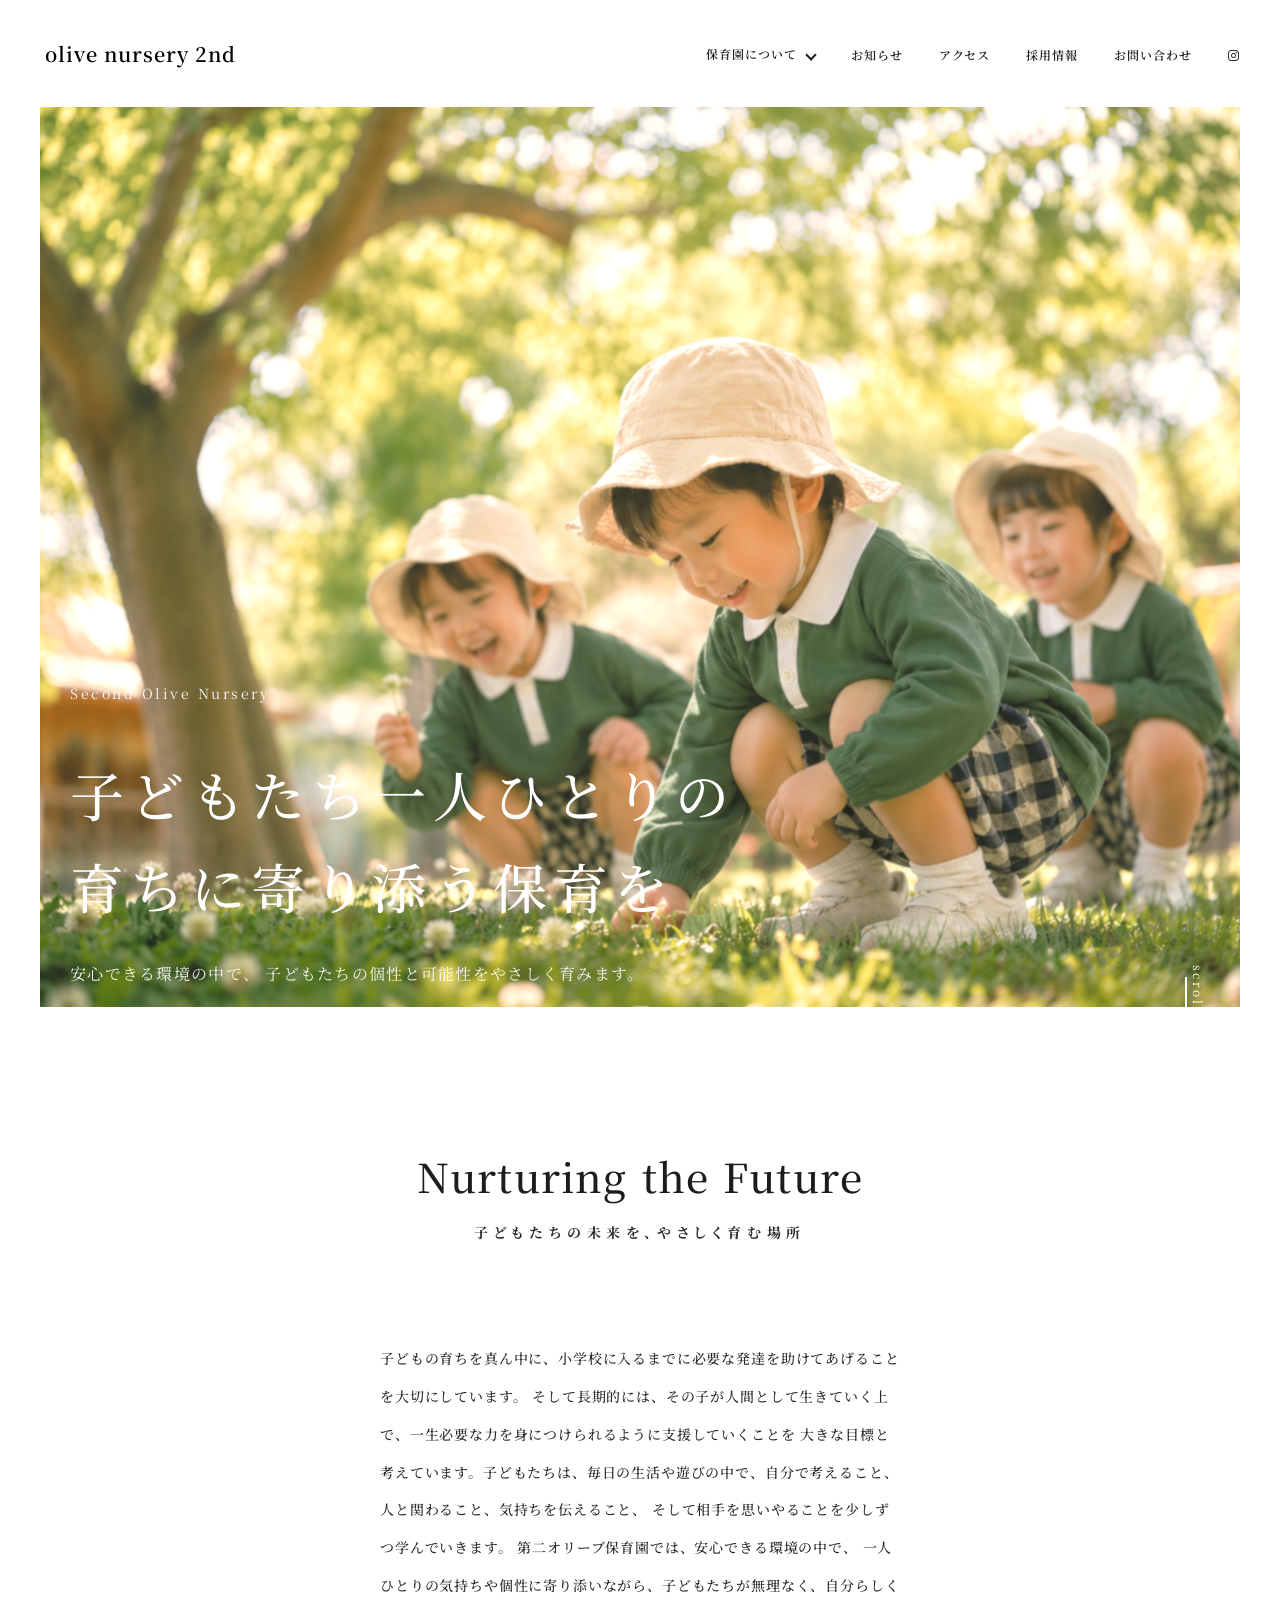
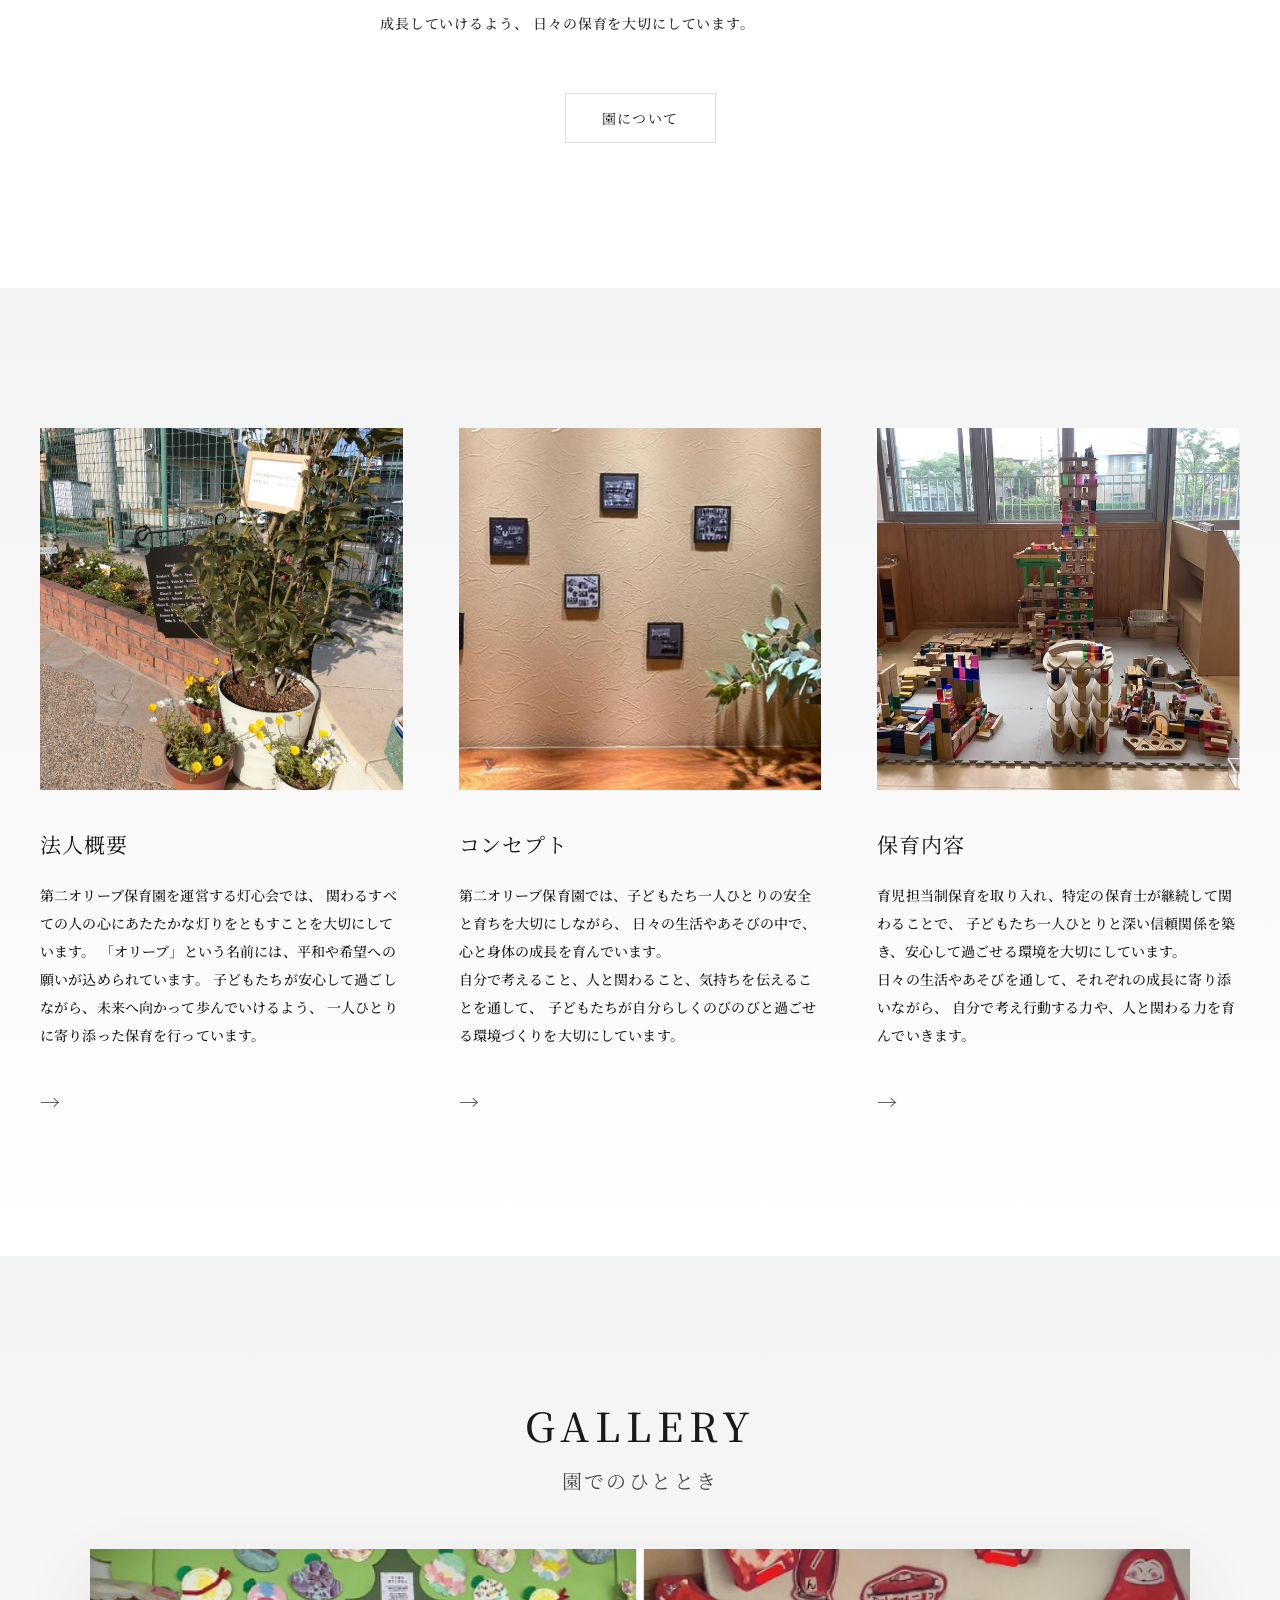
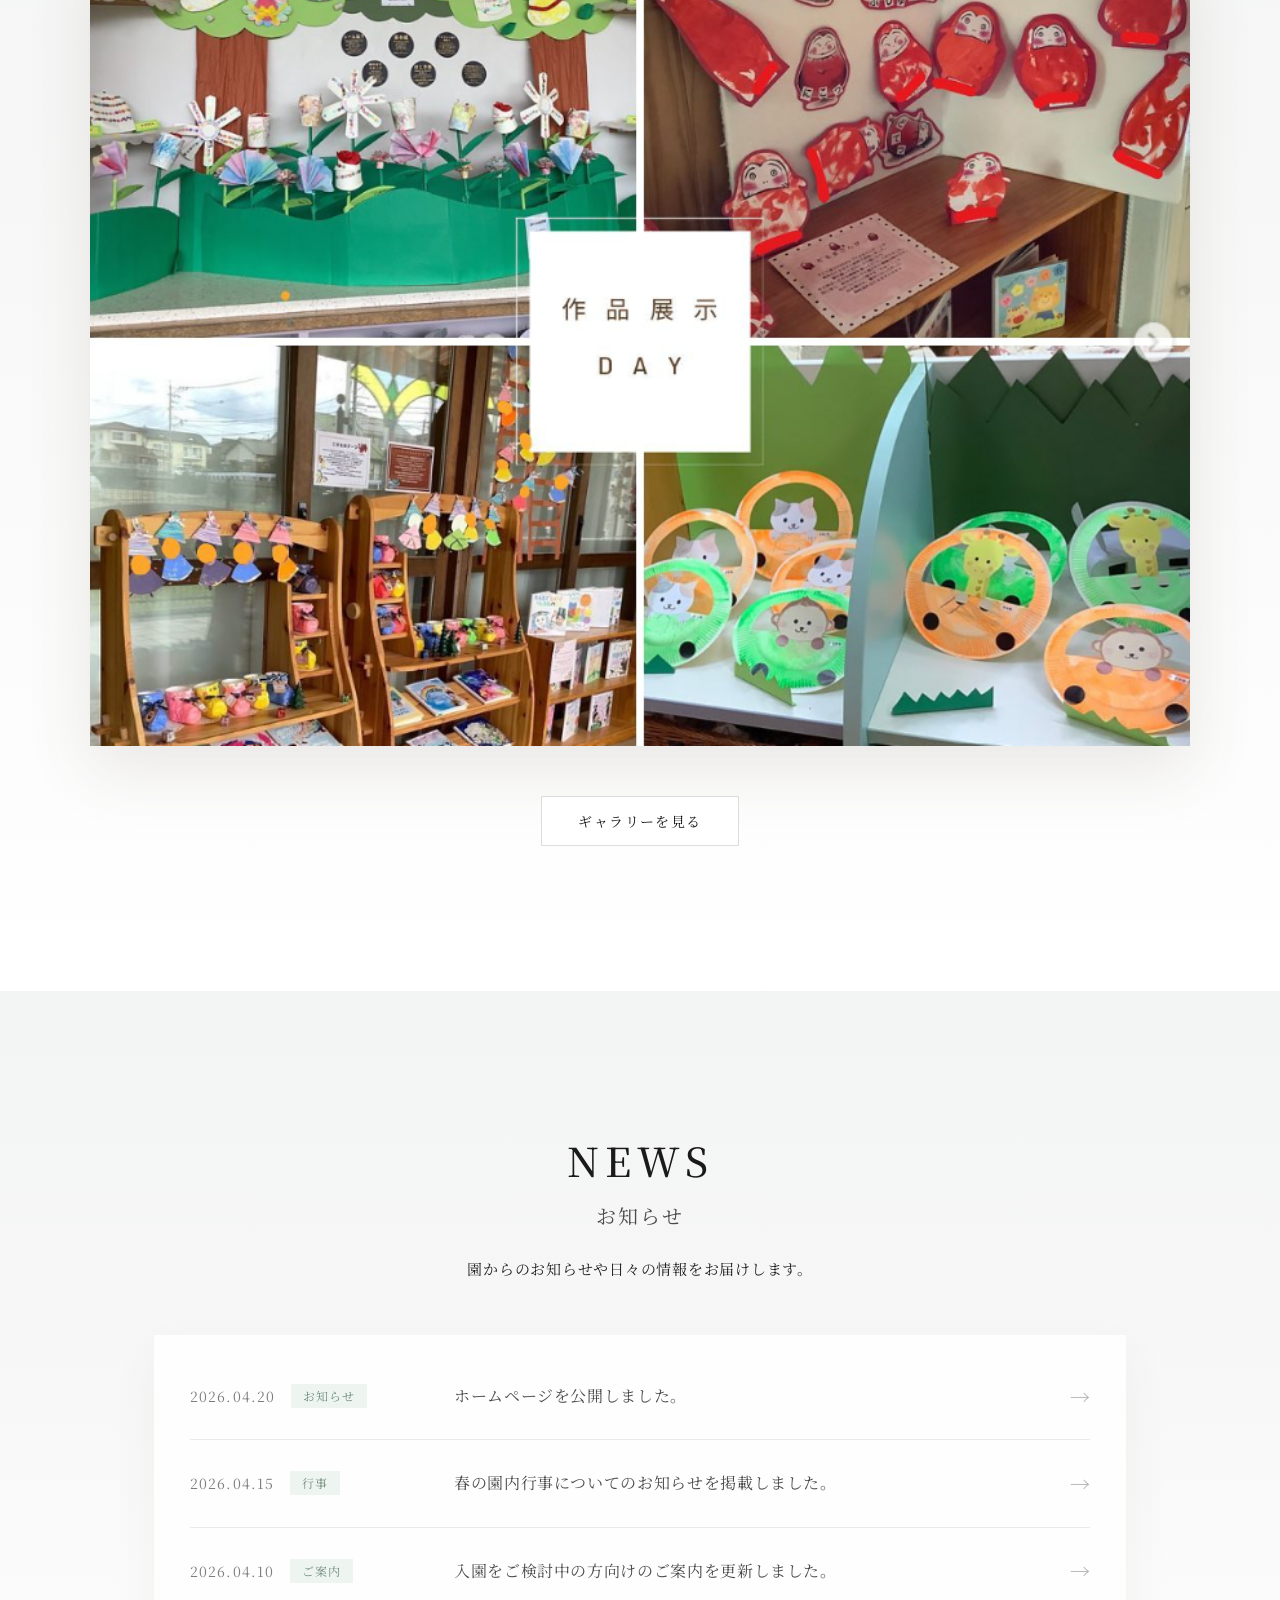
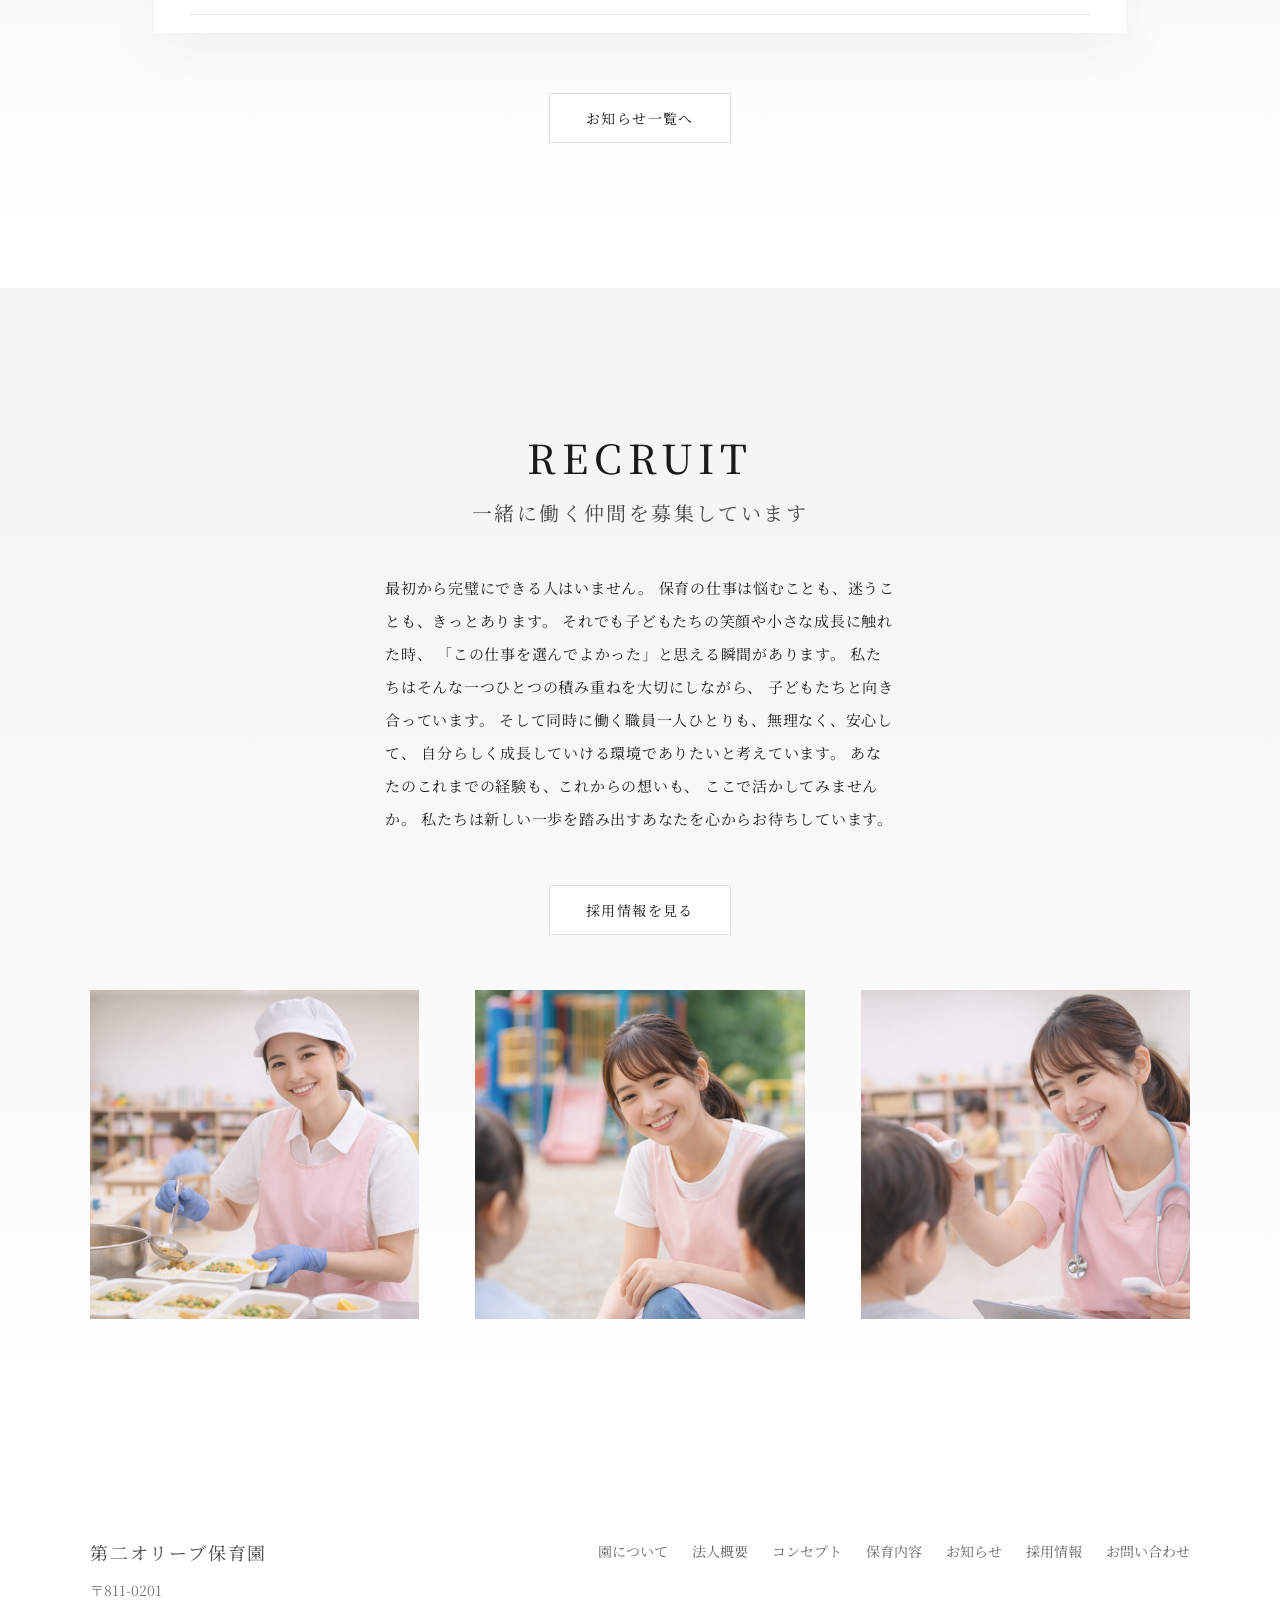
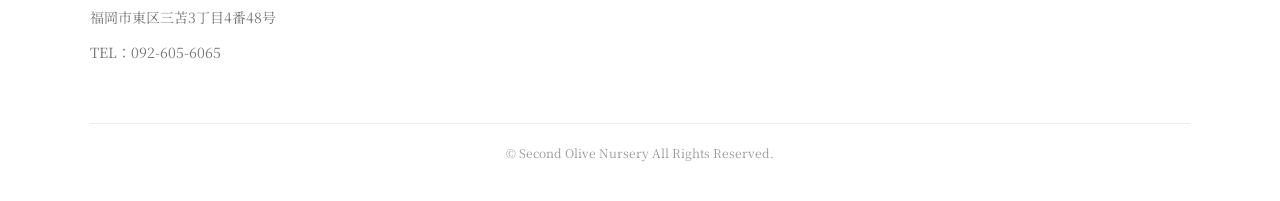
<file: index.html>
<!DOCTYPE html>
<html lang="ja">
<head>
  <meta charset="UTF-8">
  <meta name="viewport" content="width=device-width, initial-scale=1.0">
  <title>Second Olive Nursery | 子どもたちの未来を育む保育園</title>
  <meta name="description" content="Second Olive Nurseryは、子ども一人ひとりの個性を大切にし、安心できる環境で成長を支える保育園です。">
  <link rel="stylesheet" href="stylesheet.css">
  <link rel="stylesheet" href="responsive.css">
  <link href="https://fonts.googleapis.com/css2?family=Noto+Serif+JP:wght@400;500;600&display=swap" rel="stylesheet">
  <link rel="stylesheet" href="https://cdnjs.cloudflare.com/ajax/libs/font-awesome/6.5.2/css/all.min.css">
  <script async src="https://www.googletagmanager.com/gtag/js?id=G-06NSMRG1YZ"></script>
  <script>
    window.dataLayer = window.dataLayer || [];
    function gtag(){dataLayer.push(arguments);}
    gtag('js', new Date());
    gtag('config', 'G-06NSMRG1YZ');
  </script>
</head>
<body>
  <div id="opening">
    <div class="opening-inner">
      <h1 class="opening-title">第二オリーブ保育園</h1>
      <img src="images/pigeon_up01.png" id="pigeon" alt="鳩">
    </div>
  </div>
    <!-- header -->
    <header class="header header-test">
      <div class="header-inner">
        <!-- ロゴ -->
        <a href="index.html" class="header-logo">
          <span>olive nursery 2nd</span>
        </a>
        <!-- PCナビ -->
        <nav class="header-nav">
          <ul class="nav-list">
            <li class="has-dropdown">
              <a href="#about">
                保育園について
                <span class="dropdown-icon"></span>
              </a>
              <ul class="dropdown-menu">
                <li><a href="company/index.html">法人概要</a></li>
                <li><a href="concept.html">コンセプト</a></li>
                <li><a href="service.html">保育内容</a></li>
              </ul>
            </li>
            <li><a href="#service">お知らせ</a></li>
            <li><a href="#news">アクセス</a></li>
            <li><a href="#access">採用情報</a></li>
            <li><a href="#contact">お問い合わせ</a></li>
            <li class="nav-instagram">
              <a href="https://www.instagram.com/アカウント名/" target="_blank" aria-label="Instagram">
                <i class="fa-brands fa-instagram"></i>
              </a>
            </li>
          </ul>
        </nav>
        <!-- ハンバーガー -->
        <button class="hamburger" aria-label="メニューを開く">
          <span></span>
          <span></span>
          <span></span>
        </button>
      </div>
      <!-- SPメニュー -->
      <nav class="sp-nav">
        <ul class="sp-nav-list">
          <li><a href="#about">園について</a></li>
          <li><a href="#service">保育内容</a></li>
          <li><a href="#news">お知らせ</a></li>
          <li><a href="#access">アクセス</a></li>
          <li><a href="#contact">お問い合わせ</a></li>
        </ul>
      </nav>
    </header>
    <div class="main-wrapper">
      <main>
        <!-- hero -->
        <section class="hero">
          <div class="hero-overlay"></div>
          <div class="hero-inner container">
            <div class="hero-text">
              <p class="hero-subtitle">Second Olive Nursery</p>
              <h1 class="hero-title">
                子どもたち一人ひとりの<br>
                育ちに寄り添う保育を
              </h1>
              <p class="hero-description">
                安心できる環境の中で、
                子どもたちの個性と可能性をやさしく育みます。
              </p>
            </div>
            <div class="hero-scroll">
              <span>scroll</span>
            </div>
          </div>
        </section>
        <!-- intro -->
        <section class="intro">
          <div class="container">
            <h1 class="intro-en intro-split">
              <span style="--i:1">N</span>
              <span style="--i:2">u</span>
              <span style="--i:3">r</span>
              <span style="--i:4">t</span>
              <span style="--i:5">u</span>
              <span style="--i:6">r</span>
              <span style="--i:7">i</span>
              <span style="--i:8">n</span>
              <span style="--i:9">g</span>
              <span class="space"></span>
              <span style="--i:10">t</span>
              <span style="--i:11">h</span>
              <span style="--i:12">e</span>
              <span class="space"></span>
              <span style="--i:13">F</span>
              <span style="--i:14">u</span>
              <span style="--i:15">t</span>
              <span style="--i:16">u</span>
              <span style="--i:17">r</span>
              <span style="--i:18">e</span>
            </h1>
            <h2 class="intro-title">
              子どもたちの未来を、やさしく育む場所
            </h2>
            <p class="intro-lead">
              子どもの育ちを真ん中に、小学校に入るまでに必要な発達を助けてあげることを大切にしています。
              そして長期的には、その子が人間として生きていく上で、一生必要な力を身につけられるように支援していくことを
              大きな目標と考えています。子どもたちは、毎日の生活や遊びの中で、自分で考えること、人と関わること、気持ちを伝えること、
              そして相手を思いやることを少しずつ学んでいきます。 第二オリーブ保育園では、安心できる環境の中で、
              一人ひとりの気持ちや個性に寄り添いながら、子どもたちが無理なく、自分らしく成長していけるよう、
              日々の保育を大切にしています。
            </p>
            <div class="btn-wrapper">
              <a href="#about" class="btn btn-primary">
                <span>園について</span>
              </a>
            </div>  
          </div>
        </section>
        <!-- page-links -->
        <section class="page-links" id="about">
          <div class="container">
            <div class="page-links-grid">
              <a href="company/index.html" class="page-item">
                <img src="images/gaiyou.png" alt="法人概要">
                <h3 class="page-title">法人概要</h3>
                <p class="page-text">
                  第二オリーブ保育園を運営する灯心会では、
                  関わるすべての人の心にあたたかな灯りをともすことを大切にしています。
                  「オリーブ」という名前には、平和や希望への願いが込められています。
                  子どもたちが安心して過ごしながら、未来へ向かって歩んでいけるよう、
                  一人ひとりに寄り添った保育を行っています。
                </p>
                <span class="page-arrow">→</span>
              </a>
              <a href="concept.html" class="page-item">
                <img src="images/konsept.png" alt="コンセプト">
                <h3 class="page-title">コンセプト</h3>
                <p class="page-text">
                  第二オリーブ保育園では、子どもたち一人ひとりの安全と育ちを大切にしながら、
                  日々の生活やあそびの中で、心と身体の成長を育んでいます。<br>
                  自分で考えること、人と関わること、気持ちを伝えることを通して、
                  子どもたちが自分らしくのびのびと過ごせる環境づくりを大切にしています。
                </p>
                <span class="page-arrow">→</span>
              </a>
              <a href="service.html" class="page-item">
                <img src="images/hoikunaiyou.png" alt="保育内容">
                <h3 class="page-title">保育内容</h3>
                <p class="page-text">
                  育児担当制保育を取り入れ、特定の保育士が継続して関わることで、
                  子どもたち一人ひとりと深い信頼関係を築き、安心して過ごせる環境を大切にしています。<br>
                  日々の生活やあそびを通して、それぞれの成長に寄り添いながら、
                  自分で考え行動する力や、人と関わる力を育んでいきます。
                </p>
                <span class="page-arrow">→</span>
              </a>
            </div>
          </div>
        </section>
        <!-- gallery -->
        <section class="gallery">
          <div class="container">
            <div class="gallery-head">
              <p class="section-en">GALLERY</p>
              <h2 class="section-title">園でのひととき</h2>
            </div>
            <div class="gallery-single">
              <img src="images/gallery.png" alt="園で遊ぶ子どもたちの様子">
            </div>
            <div class="gallery-btn">
              <a href="gallery.html" class="btn btn-primary">
                <span>ギャラリーを見る</span>
              </a>
            </div>
          </div>
        </section>
        <!-- news -->
        <section class="news">
          <div class="container">
            <div class="news-head">
              <p class="section-en">NEWS</p>
              <h2 class="section-title">お知らせ</h2>
              <p class="news-lead">
                園からのお知らせや日々の情報をお届けします。
              </p>
            </div>
            <div class="news-list">
              <a href="news-detail.html" class="news-item">
                <div class="news-meta">
                  <time datetime="2026-04-20" class="news-date">2026.04.20</time>
                  <span class="news-category">お知らせ</span>
                </div>
                <p class="news-text">ホームページを公開しました。</p>
                <span class="news-arrow">→</span>
              </a>
              <a href="news-detail.html" class="news-item">
                <div class="news-meta">
                  <time datetime="2026-04-15" class="news-date">2026.04.15</time>
                  <span class="news-category">行事</span>
                </div>
                <p class="news-text">春の園内行事についてのお知らせを掲載しました。</p>
                <span class="news-arrow">→</span>
              </a>
              <a href="news-detail.html" class="news-item">
                <div class="news-meta">
                  <time datetime="2026-04-10" class="news-date">2026.04.10</time>
                  <span class="news-category">ご案内</span>
                </div>
                <p class="news-text">入園をご検討中の方向けのご案内を更新しました。</p>
                <span class="news-arrow">→</span>
              </a>
            </div>
            <div class="news-btn">
              <a href="news.html" class="btn btn-primary">
                <span>お知らせ一覧へ</span>
              </a>
            </div>
          </div>
        </section>
        <!-- recruit -->
        <section class="recruit">
          <div class="container">
            <div class="recruit-head">
              <p class="section-en">RECRUIT</p>
              <h2 class="section-title">一緒に働く仲間を募集しています</h2>
            </div>
            <p class="recruit-text">
              最初から完璧にできる人はいません。
              保育の仕事は悩むことも、迷うことも、きっとあります。
              それでも子どもたちの笑顔や小さな成長に触れた時、
             「この仕事を選んでよかった」と思える瞬間があります。
              私たちはそんな一つひとつの積み重ねを大切にしながら、
              子どもたちと向き合っています。
              そして同時に働く職員一人ひとりも、無理なく、安心して、
              自分らしく成長していける環境でありたいと考えています。
              あなたのこれまでの経験も、これからの想いも、
              ここで活かしてみませんか。
              私たちは新しい一歩を踏み出すあなたを心からお待ちしています。
            </p>
            <div class="recruit-btn">
              <a href="recruit.html" class="btn btn-primary">
                <span>採用情報を見る</span>
              </a>
            </div>
            <div class="recruit-images">
              <img src="images/tyourisi.png" alt="園の様子">
              <img src="images/hoikusi.png" alt="保育の様子">
              <img src="images/kanngosi.png" alt="職員の様子">
            </div>
          </div>
        </section>
      </main>
    </div>



    <!-- footer -->
    <a href="#" class="page-top" aria-label="ページ上部へ戻る">↑</a>
    <!-- footer -->
    <footer class="footer">
      <div class="container footer-inner">
        <div class="footer-top">
          <div class="footer-info">
            <p class="footer-name">第二オリーブ保育園</p>
            <p class="footer-address">
              〒811-0201<br>
              福岡市東区三苫3丁目4番48号
            </p>
            <p class="footer-tel">
              TEL：092-605-6065
            </p>
          </div>
          <nav class="footer-nav">
            <ul>
              <li><a href="#about">園について</a></li>
              <li><a href="company/index.html">法人概要</a></li>
              <li><a href="concept.html">コンセプト</a></li>
              <li><a href="service.html">保育内容</a></li>
              <li><a href="news.html">お知らせ</a></li>
              <li><a href="recruit.html">採用情報</a></li>
              <li><a href="contact.html">お問い合わせ</a></li>
            </ul>
          </nav>
        </div>
        <div class="footer-bottom">
          <p class="copyright">
            © Second Olive Nursery All Rights Reserved.
          </p>
        </div>
      </div>
    </footer>
    <script src="script.js"></script>
</body>
</html>
</file>
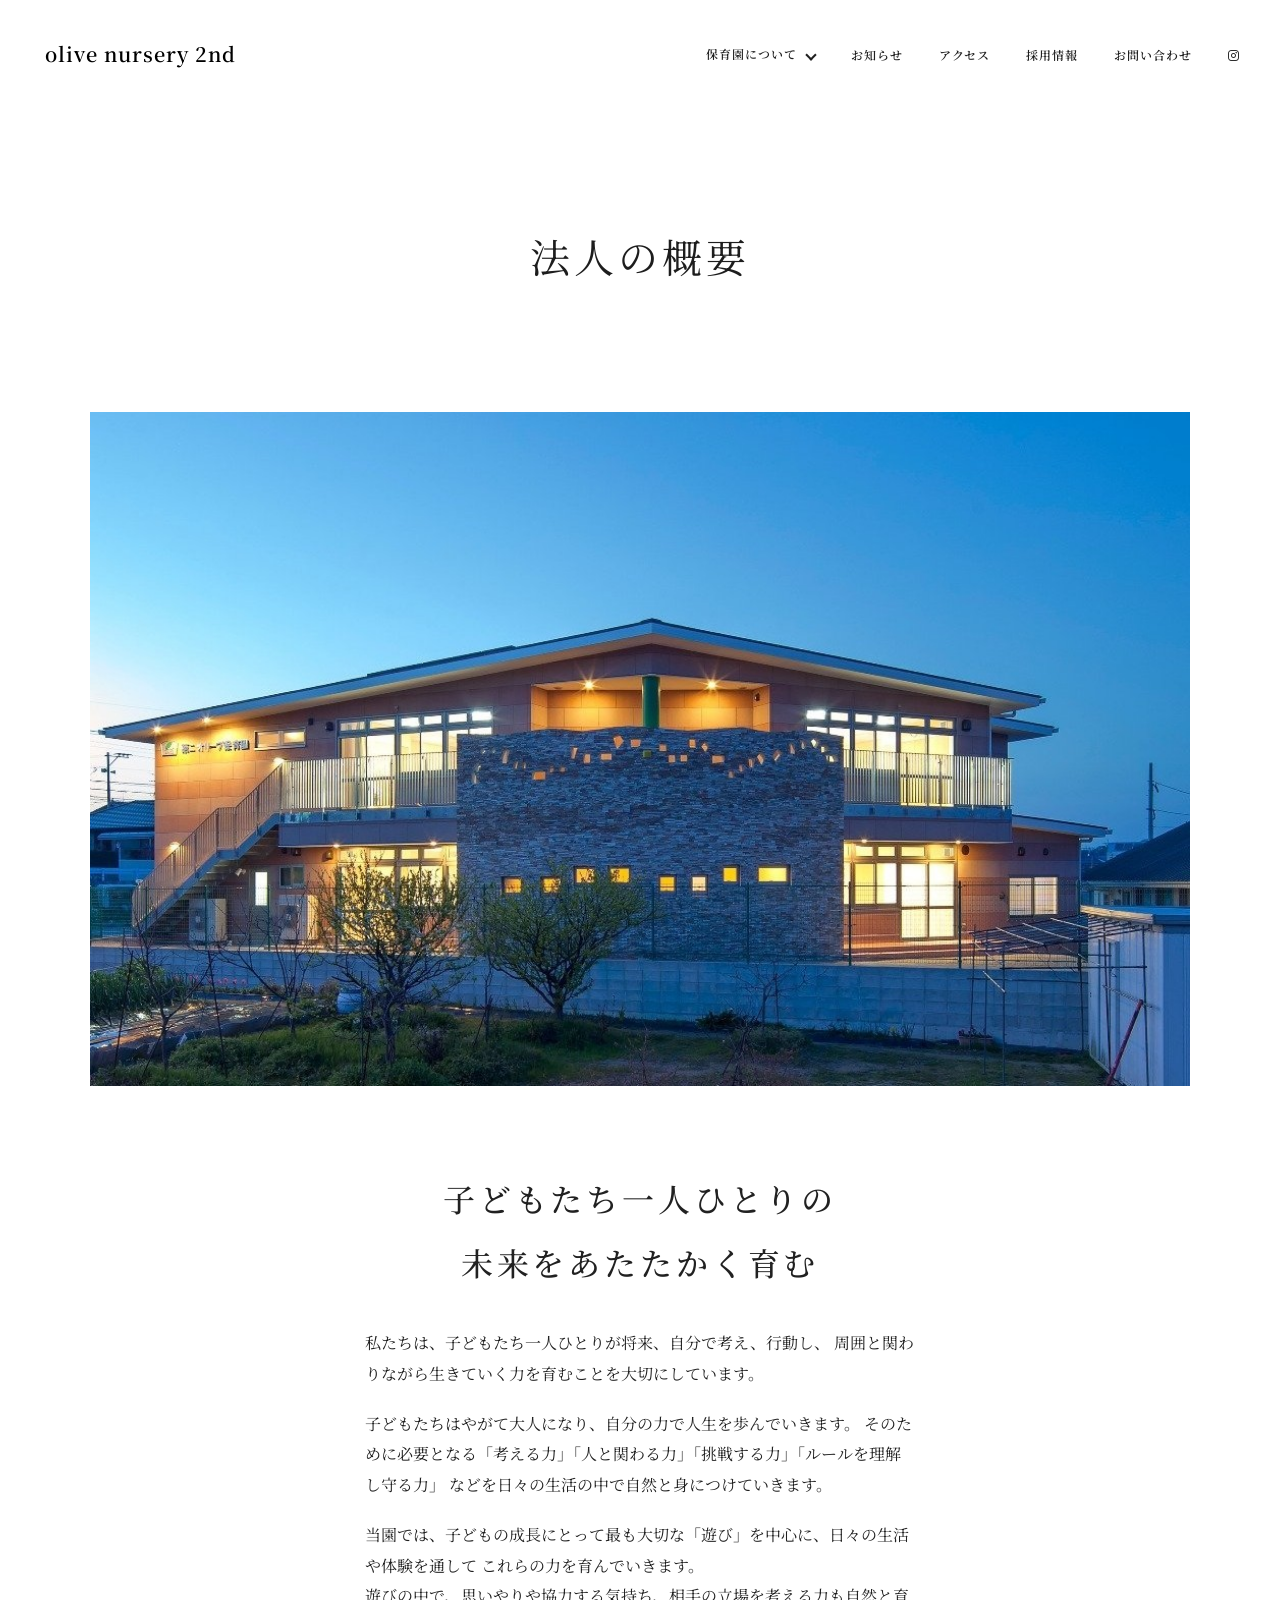
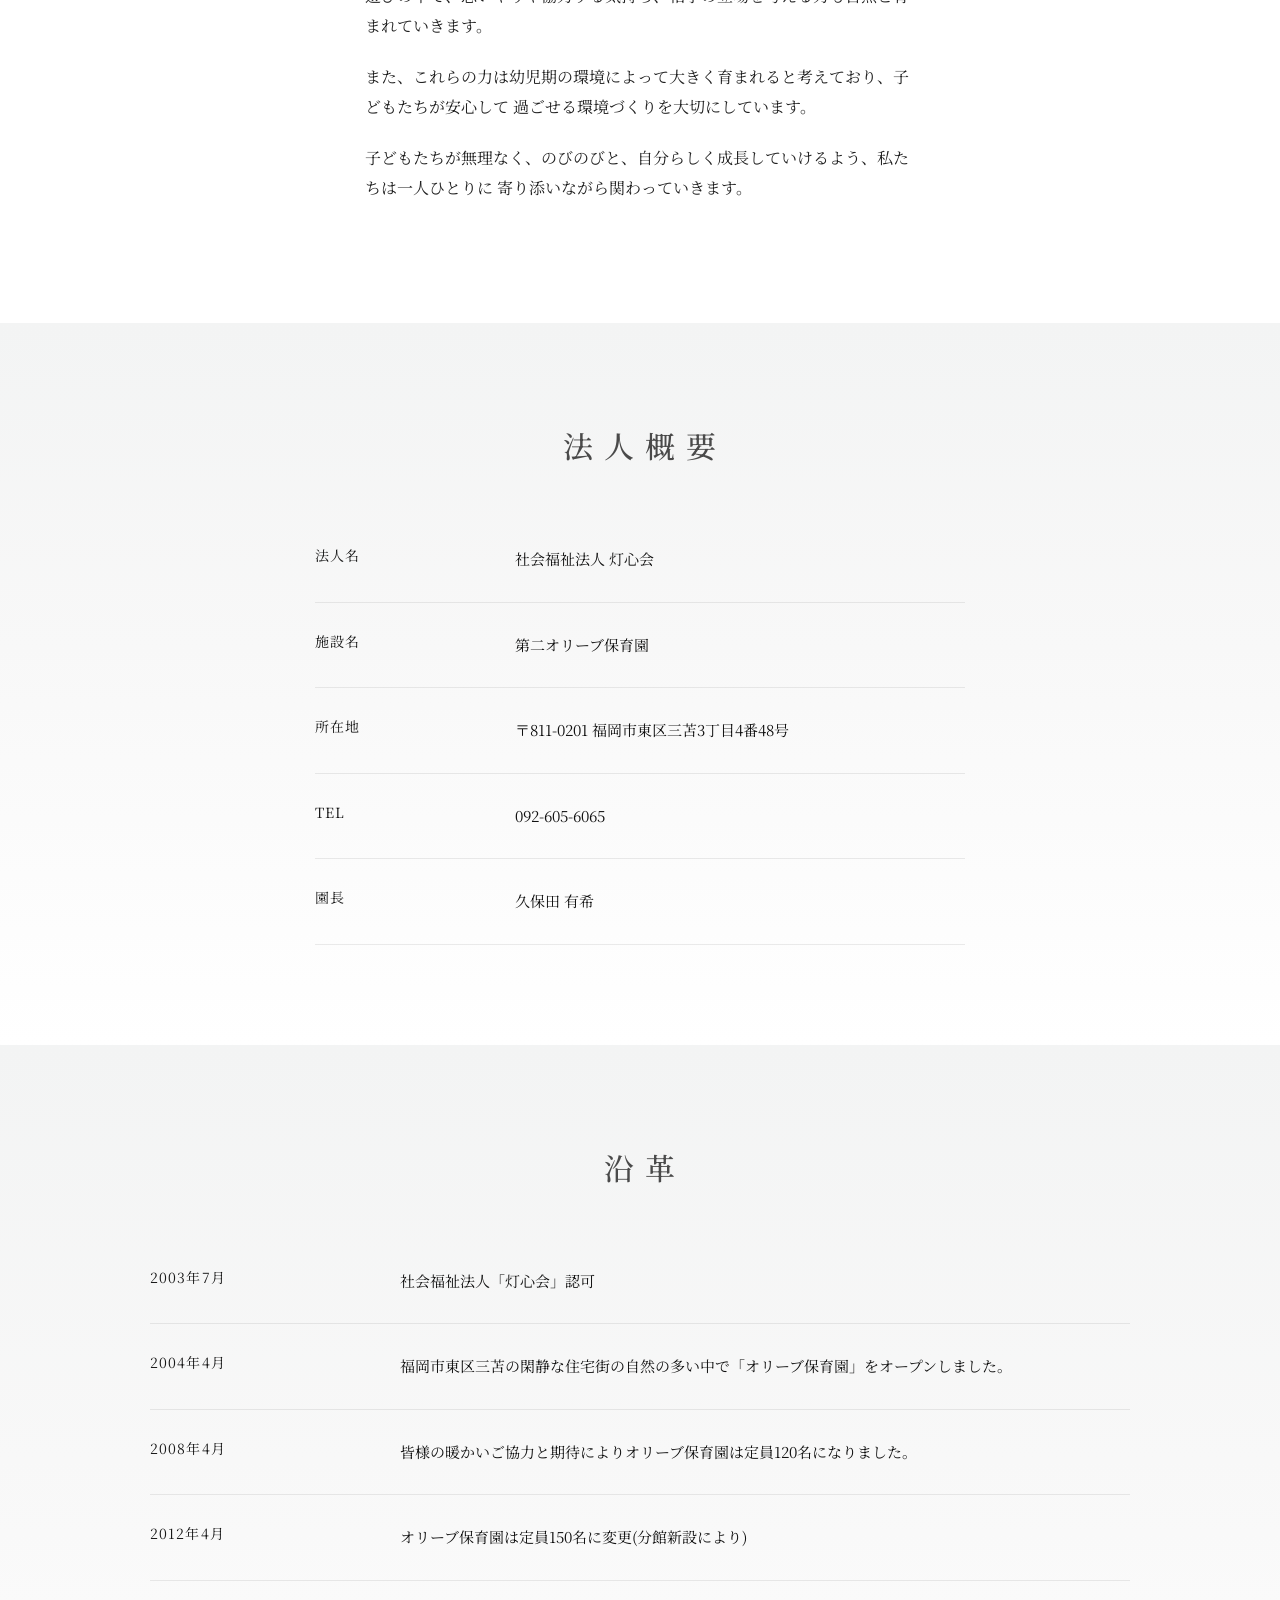
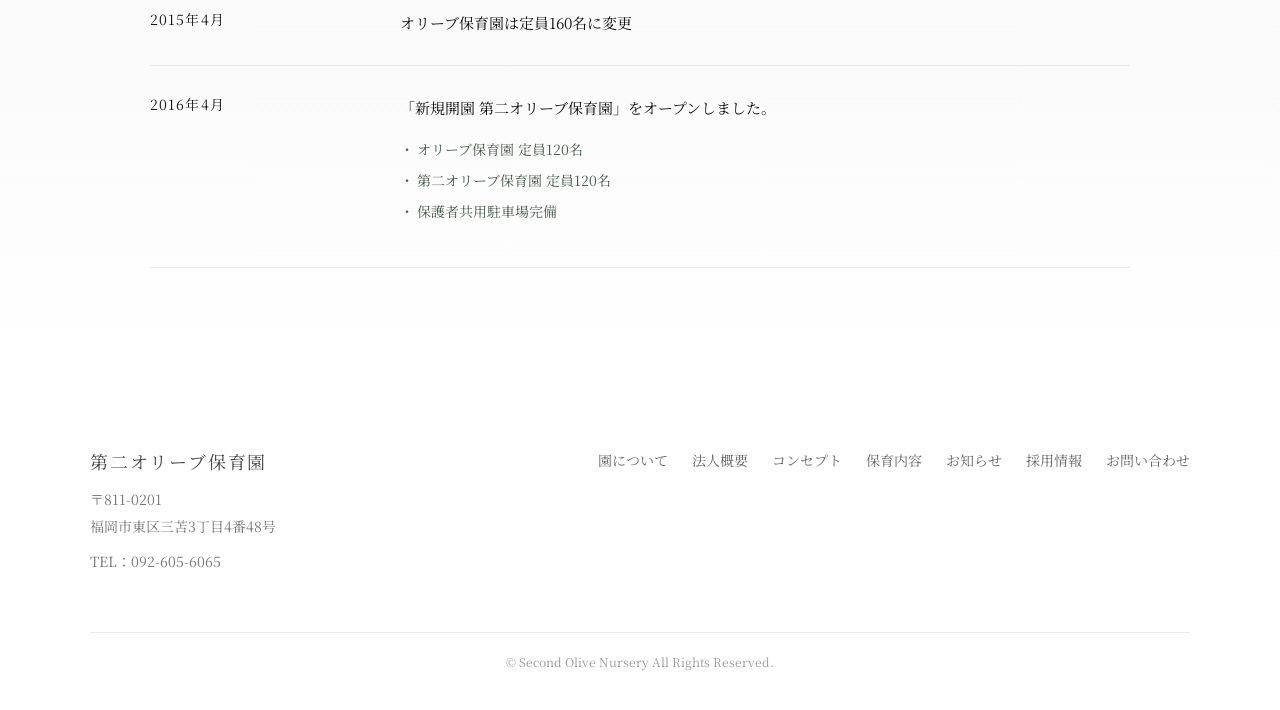
<file: company/index.html>
<!DOCTYPE html>
<html lang="ja">
<head>
  <meta charset="UTF-8">
  <meta name="viewport" content="width=device-width, initial-scale=1.0">
  <title>Second Olive Nursery | 子どもたちの未来を育む保育園</title>
  <meta name="description" content="Second Olive Nurseryは、子ども一人ひとりの個性を大切にし、安心できる環境で成長を支える保育園です。">
  <link rel="stylesheet" href="stylesheet.css">
  <link rel="stylesheet" href="responsive.css">
  <link href="https://fonts.googleapis.com/css2?family=Noto+Serif+JP:wght@400;500;600&display=swap" rel="stylesheet">
  <link rel="stylesheet" href="https://cdnjs.cloudflare.com/ajax/libs/font-awesome/6.5.2/css/all.min.css">
  <script async src="https://www.googletagmanager.com/gtag/js?id=G-06NSMRG1YZ"></script>
  <script>
    window.dataLayer = window.dataLayer || [];
    function gtag(){dataLayer.push(arguments);}
    gtag('js', new Date());
    gtag('config', 'G-06NSMRG1YZ');
  </script>
</head>
<body>
  <!-- header -->
  <header class="header header-test">
    <div class="header-inner">
      <!-- ロゴ -->
      <a href="index.html" class="header-logo">
        <span>olive nursery 2nd</span>
      </a>
      <!-- PCナビ -->
      <nav class="header-nav">
        <ul class="nav-list">
          <li class="has-dropdown">
            <a href="#about">
              保育園について
              <span class="dropdown-icon"></span>
            </a>
            <ul class="dropdown-menu">
              <li><a href="corporate.html">法人概要</a></li>
              <li><a href="concept.html">コンセプト</a></li>
              <li><a href="service.html">保育内容</a></li>
            </ul>
          </li>
          <li><a href="#service">お知らせ</a></li>
          <li><a href="#news">アクセス</a></li>
          <li><a href="#access">採用情報</a></li>
          <li><a href="#contact">お問い合わせ</a></li>
          <li class="nav-instagram">
            <a href="https://www.instagram.com/アカウント名/" target="_blank" aria-label="Instagram">
              <i class="fa-brands fa-instagram"></i>
            </a>
          </li>
        </ul>
      </nav>
      <!-- ハンバーガー -->
      <button class="hamburger" aria-label="メニューを開く">
        <span></span>
        <span></span>
        <span></span>
      </button>
    </div>
    <!-- SPメニュー -->
    <nav class="sp-nav">
      <ul class="sp-nav-list">
        <li><a href="#about">園について</a></li>
        <li><a href="#service">保育内容</a></li>
        <li><a href="#news">お知らせ</a></li>
        <li><a href="#access">アクセス</a></li>
        <li><a href="#contact">お問い合わせ</a></li>
      </ul>
    </nav>
  </header>
  <div class="main-wrapper">
    <main>
      <!-- hero -->
      <section class="corporate-hero">
        <div class="container">
          <p class="page-label">法人の概要</p>
        </div>
      </section>
      <section class="corporate-message">
        <div class="container">
          <div class="corporate-image">
            <img src="../images/dainiolive.jpg" alt="第二オリーブ保育園の法人概要">
          </div>
          <div class="corporate-lead ">
            <h2>
              子どもたち一人ひとりの<br>
              未来をあたたかく育む
            </h2>
            <p>
              私たちは、子どもたち一人ひとりが将来、自分で考え、行動し、
              周囲と関わりながら生きていく力を育むことを大切にしています。
            </p>
            <p>
              子どもたちはやがて大人になり、自分の力で人生を歩んでいきます。
              そのために必要となる「考える力」「人と関わる力」「挑戦する力」「ルールを理解し守る力」
              などを日々の生活の中で自然と身につけていきます。
            </p>
            <p>
              当園では、子どもの成長にとって最も大切な「遊び」を中心に、日々の生活や体験を通して
              これらの力を育んでいきます。<br>
              遊びの中で、思いやりや協力する気持ち、相手の立場を考える力も自然と育まれていきます。
            </p>
            <p>
              また、これらの力は幼児期の環境によって大きく育まれると考えており、子どもたちが安心して
              過ごせる環境づくりを大切にしています。
            </p>
            <p>
              子どもたちが無理なく、のびのびと、自分らしく成長していけるよう、私たちは一人ひとりに
              寄り添いながら関わっていきます。
            </p>
          </div>
        </div>
      </section>
      <!-- profile -->
      <section class="corporate-profile">
        <div class="container">
          <h2 class="section-heading">法 人 概 要</h2>
          <dl class="profile-list">
            <div>
              <dt>法人名</dt>
              <dd>社会福祉法人 灯心会</dd>
            </div>
            <div>
              <dt>施設名</dt>
              <dd>第二オリーブ保育園</dd>
            </div>
            <div>
              <dt>所在地</dt>
              <dd>〒811-0201 福岡市東区三苫3丁目4番48号</dd>
            </div>
            <div>
              <dt>TEL</dt>
              <dd>092-605-6065</dd>
            </div>
            <div>
              <dt>園長</dt>
              <dd>久保田 有希</dd>
            </div>
          </dl>
        </div>
      </section>
      <!-- history -->
      <section class="corporate-history">
        <div class="container">
          <h2 class="section-heading">沿 革</h2>
            <dl class="history-list">
            <div>
              <dt>2003年7月</dt>
              <dd>社会福祉法人「灯心会」認可</dd>
            </div>
            <div>
              <dt>2004年4月</dt>
              <dd>福岡市東区三苫の閑静な住宅街の自然の多い中で「オリーブ保育園」をオープンしました。</dd>
            </div>
            <div>
              <dt>2008年4月</dt>
              <dd>皆様の暖かいご協力と期待によりオリーブ保育園は定員120名になりました。</dd>
            </div>
            <div>
              <dt>2012年4月</dt>
              <dd>オリーブ保育園は定員150名に変更(分館新設により)</dd>
            </div>
            <div>
              <dt>2015年4月</dt>
              <dd>オリーブ保育園は定員160名に変更</dd>
            </div>
            <div>
              <dt>2016年4月</dt>
              <dd>
                「新規開園 第二オリーブ保育園」をオープンしました。
                <ul class="history-detail-list">
                  <li>オリーブ保育園 定員120名</li>
                  <li>第二オリーブ保育園 定員120名</li>
                  <li>保護者共用駐車場完備</li>
                </ul>
              </dd>
            </div>
          </dl>
        </div>
      </section>













    </main>
  </div>
  <!-- footer -->
  <a href="#" class="page-top" aria-label="ページ上部へ戻る">↑</a>
  <!-- footer -->
  <footer class="footer">
    <div class="container footer-inner">
      <div class="footer-top">
        <div class="footer-info">
          <p class="footer-name">第二オリーブ保育園</p>
          <p class="footer-address">
            〒811-0201<br>
            福岡市東区三苫3丁目4番48号
          </p>
          <p class="footer-tel">
            TEL：092-605-6065
          </p>
        </div>
        <nav class="footer-nav">
          <ul>
            <li><a href="#about">園について</a></li>
            <li><a href="corporate.html">法人概要</a></li>
            <li><a href="concept.html">コンセプト</a></li>
            <li><a href="service.html">保育内容</a></li>
            <li><a href="news.html">お知らせ</a></li>
            <li><a href="recruit.html">採用情報</a></li>
            <li><a href="contact.html">お問い合わせ</a></li>
          </ul>
        </nav>
      </div>
      <div class="footer-bottom">
        <p class="copyright">
          © Second Olive Nursery All Rights Reserved.
        </p>
      </div>
    </div>
  </footer>
  <script src="script.js"></script>
</body>
</html>
</file>
<file: stylesheet.css>
/* =========================
   共通
========================= */

body {
  font-family: "Noto Serif JP", serif;
  color: #4a4a4a;
  margin: 0;
}

.container {
  max-width: 1100px;
  margin: 0 auto;
  padding: 0 30px;
  background: transparent;
}

.main-wrapper {
  max-width: none;
  width: 100%;
  margin: 0;
  background: transparent;
  overflow: visible;
}

html {
  scroll-behavior: smooth;
}

/* =========================
   header
========================= */
.header {
  position: sticky;
  top: 0;
  width: 100%;
  z-index: 1000;
  background: #ffffff;
  transition: transform 0.35s ease, box-shadow 0.35s ease, background 0.35s ease;
}

.header.hide {
  transform: translateY(-100%);
}

.header.scrolled {
  background: #ffffff;
  box-shadow: 0 4px 12px rgba(0, 0, 0, 0.08);
}

.header-inner {
  max-width: 1200px;
  margin: 0 auto;
  padding: 35px 30px;
  display: flex;
  align-items: center;
  justify-content: space-between;
}

.header.scrolled .header-inner {
  padding: 22px 30px;
}

/* ロゴ */
.header-logo {
  display: flex;
  align-items: center;
  text-decoration: none;
}

.header-logo img {
  width: 60px;
  height: auto;
  display: block;
}

.header-logo span {
  margin-left: 5px;
  font-size: 20px;
  font-weight: 600;
  color: #000000;
  letter-spacing: 0.05em;
}

/* PCナビ */
.header-nav {
  display: block;
}

.nav-list {
  display: flex;
  align-items: center;
  gap: 36px;
  list-style: none;
  margin: 0;
  padding: 0;
}

.nav-list a {
  font-size: 12px;
  font-weight: 600;
  letter-spacing: 0.08em;
  color: #202020;
  text-decoration: none;
  transition: color 0.3s ease, opacity 0.3s ease;
}

.header.scrolled .nav-list a {
  color: #444;
}

.nav-list a:hover {
  opacity: 0.7;
}

/* ハンバーガー */
.hamburger {
  display: none;
  width: 32px;
  height: 24px;
  padding: 0;
  border: none;
  background: transparent;
  cursor: pointer;
  position: relative;
  z-index: 1100;
}

.hamburger span {
  display: block;
  width: 100%;
  height: 2px;
  background: #444;
  position: absolute;
  left: 0;
  transition: all 0.3s ease;
}

.hamburger span:nth-child(1) {
  top: 0;
}

.hamburger span:nth-child(2) {
  top: 11px;
}

.hamburger span:nth-child(3) {
  bottom: 0;
}

.header.scrolled .hamburger span {
  background: #444;
}

/* ハンバーガー開いた時 */
.hamburger.active span:nth-child(1) {
  transform: rotate(45deg);
  top: 11px;
}

.hamburger.active span:nth-child(2) {
  opacity: 0;
}

.hamburger.active span:nth-child(3) {
  transform: rotate(-45deg);
  bottom: 11px;
}

/* SPメニュー */
.sp-nav {
  position: fixed;
  top: 0;
  right: -100%;
  width: 100%;
  height: 100vh;
  background: rgba(255, 255, 255, 0.98);
  transition: right 0.4s ease;
  display: flex;
  justify-content: center;
  align-items: center;
}

.sp-nav.open {
  right: 0;
}

.sp-nav-list {
  list-style: none;
  margin: 0;
  padding: 0;
  text-align: center;
}

.sp-nav-list li {
  margin-bottom: 28px;
}

.sp-nav-list li:last-child {
  margin-bottom: 0;
}

.sp-nav-list a {
  font-size: 20px;
  font-weight: 400;
  letter-spacing: 0.08em;
  color: #444;
  text-decoration: none;
}

.has-dropdown {
  position: relative;
}

.has-dropdown > a {
  display: inline-block;
  padding: 10px 0;
}

.dropdown-menu {
  position: absolute;
  top: 100%;
  left: 50%;
  transform: translateX(-50%) translateY(10px);
  min-width: 180px;
  padding: 14px 0;
  margin: 0;
  list-style: none;
  background: rgba(255, 255, 255, 0.98);
  box-shadow: 0 12px 24px rgba(0, 0, 0, 0.08);
  opacity: 0;
  visibility: hidden;
  transition: all 0.3s ease;
  z-index: 1000;
}

.dropdown-menu li {
  margin: 0;
}

.dropdown-menu a {
  display: block;
  padding: 10px 20px;
  font-size: 14px;
  color: #4a4a4a;
  text-decoration: none;
  white-space: nowrap;
  transition: background 0.3s ease, color 0.3s ease;
}

.dropdown-menu a:hover {
  background: #f5f8f6;
  color: #7a9b8a;
}

.has-dropdown:hover .dropdown-menu {
  opacity: 1;
  visibility: visible;
  transform: translateX(-50%) translateY(0);
}

.dropdown-icon {
  display: inline-block;
  margin-left: 6px;
  width: 6px;
  height: 6px;
  border-right: 2px solid currentColor;
  border-bottom: 2px solid currentColor;
  transform: rotate(45deg);
  transition: transform 0.3s ease;
}

.has-dropdown:hover .dropdown-icon {
  transform: rotate(225deg);
}

.dropdown-menu {
  transform: translateX(-50%) translateY(10px);
}

.has-dropdown:hover .dropdown-menu {
  transform: translateX(-50%) translateY(0);
}

.header-instagram {
  display: flex;
  align-items: center;
  justify-content: center;
  width: 42px;
  height: 42px;
  margin-left: 24px;
  color: #4a4a4a;
  text-decoration: none;
  font-size: 22px;
  transition: opacity 0.3s ease, transform 0.3s ease;
}

.header-instagram:hover {
  opacity: 0.7;
  transform: translateY(-2px);
}


/* =========================
   hero
========================= */
.hero {
  position: relative;
  width: 100%;
  max-width: 1200px;
  height: 100vh;
  min-height: 720px;
  margin: 0 auto;
  background: url("images/hero_02_1.png") no-repeat center center / cover;
  overflow: hidden;
}

.hero-overlay {
  position: absolute;
  inset: 0;
  z-index: 1;
}

.hero-inner {
  position: relative;
  z-index: 2;
  max-width: 1200px;
  height: 100%;
  margin: 0 auto;
  padding: 0 30px 70px;
  display: flex;
  flex-direction: column;
  justify-content: flex-end;
}

.hero-text {
  max-width: 680px;
  color: #ffffff;
}

.hero-subtitle {
  margin-bottom: 20px;
  font-size: 14px;
  font-weight: 400;
  letter-spacing: 0.18em;
  color: rgba(255, 255, 255, 0.9);
}

.hero-title {
  margin-bottom: 24px;
  font-size: 54px;
  font-weight: 500;
  line-height: 1.7;
  letter-spacing: 0.12em;
  color: #ffffff;
}

.hero-description {
  font-size: 16px;
  font-weight: 400;
  line-height: 2.2;
  letter-spacing: 0.08em;
  color: rgba(255, 255, 255, 0.92);
}

.hero-scroll {
  position: absolute;
  right: 30px;
  bottom: 40px;
  writing-mode: vertical-rl;
  text-orientation: mixed;
}

.hero-scroll span {
  font-size: 12px;
  letter-spacing: 0.2em;
  color: #fff;
  text-shadow: 0 2px 6px rgba(0,0,0,0.4);
  position: relative;
}

.hero-scroll span::after {
  content: "";
  display: block;
  width: 2px;
  height: 60px;
  margin: 12px auto 0;
  background: #fff;
  box-shadow: 0 2px 6px rgba(0,0,0,0.4);
}

/* =========================
   intro
========================= */
.intro {
  padding: 140px 0;
  background: #ffffff;
  text-align: center;
}

.intro-en {
  margin: 0 0 16px;
  font-size: 45px;
  font-weight: 500;
  letter-spacing: 0.9em;
  color: #1c1c1c;
}

.intro-title {
  margin: 0 0 95px;
  font-size: 14px;
  font-weight: 700;
  line-height: 1.8;
  letter-spacing: 0.4em;
  color: #2d2d2d;
  font-feature-settings: "palt";
}

.intro-en.intro-split {
  font-size: 0;
}

.intro .intro-split span {
  display: inline-block;
  margin-right: 0.03em;
  font-size: 40px;
  opacity: 0;
  transform: translateX(4px);
  animation: introCharFade 0.8s ease forwards;
  animation-delay: calc(var(--i) * 0.055s);
}

.intro .intro-split .space {
  width: 0.32em;
  animation: none;
  opacity: 1;
  transform: none;
}

@keyframes introCharFade {
  from {
    opacity: 0;
    transform: translateX(4px);
  }

  to {
    opacity: 1;
    transform: translateX(0);
  }
}

.intro-lead {
  width: fit-content;
  max-width: 520px;
  margin: 0 auto;
  text-align: left;
  font-size: 14px;
  font-weight: 500;
  line-height: 2.7;
  letter-spacing: 0.06em;
  color: #272727;
}

/* ボタン全体 */
.btn-wrapper {
  margin-top: 50px;
  text-align: center;
}

/* ボタン本体 */
.btn {
  display: inline-block;
  padding: 14px 36px;
  font-size: 14px;
  letter-spacing: 0.1em;
  text-decoration: none;
  transition: all 0.3s ease;
}

.btn-primary {
  position: relative;
  display: inline-block;
  padding: 14px 36px;
  font-size: 14px;
  letter-spacing: 0.1em;
  text-decoration: none;
  overflow: hidden;
  color: #161616;
  background: #ffffff;
  border: 1px solid #ddd;
  transition: color 0.3s ease;
}

/* めくれる部分 */
.btn-primary::before {
  content: "";
  position: absolute;
  top: 0;
  left: 0;
  width: 0%;
  height: 100%;
  background: #1f1f1f;
  transition: width 0.4s ease;
  z-index: 0;
}

/* テキストを前面に */
.btn-primary span {
  position: relative;
  z-index: 1;
}

/* hover */
.btn-primary:hover::before {
  width: 100%;
}

.btn-primary:hover {
  color: #ffffff;
}

/* =========================
   page links
========================= */

.page-links {
  padding: 140px 0;
  background: #ffffff;
}

.page-links-head {
  margin-bottom: 80px;
  text-align: center;
}

.section-en {
  margin: 0 0 10px;
  font-size: 40px;
  font-weight: 500;
  letter-spacing: 0.15em;
  color: #1a1a1a;
}

.section-title {
  margin: 0;
  font-size: 20px;
  font-weight: 400;
  line-height: 1.8;
  letter-spacing: 0.12em;
  color: #4a4a4a;
}

.page-links .container {
  max-width: 1200px;
}

.page-links-grid {
  display: grid;
  grid-template-columns: repeat(3, 1fr);
  gap: 56px;
}

.page-item {
  display: block;
  text-decoration: none;
  color: inherit;
}

.page-item img {
  width: 100%;
  aspect-ratio: 1 / 1;
  object-fit: cover;
  margin-bottom: 34px;
  transition: transform 0.6s ease;
}

.page-item:hover img {
  transform: scale(1.03);
}

.page-title {
  margin: 0 0 22px;
  font-size: 21px;
  font-weight: 400;
  letter-spacing: 0.04em;
  color: #171717;
}

.page-text {
  font-size: 14px;
  font-weight: 500;
  line-height: 2;
  letter-spacing: 0.01em;
  color: #171717;
}

.page-arrow {
  display: inline-block;
  margin-top: 24px;
  font-size: 20px;
  transition: transform 0.3s ease;
}

.page-item:hover .page-arrow {
  transform: translateX(6px);
}


/* =========================
   gallery
========================= */
.gallery {
  padding: 140px 0;
  background: #ffffff;
}

.gallery-head {
  margin-bottom: 50px;
  text-align: center;
}

.gallery-lead {
  margin: 18px auto 0;
  max-width: 680px;
  font-size: 15px;
  line-height: 2.2;
  letter-spacing: 0.05em;
  color: #8a8a8a;
}

.gallery-grid {
  display: grid;
  grid-template-columns: repeat(3, 1fr);
  gap: 24px;
}

.gallery-item {
  overflow: hidden;
  background: #f8f8f8;
  box-shadow: 0 6px 18px rgba(0, 0, 0, 0.04);
}

.gallery-item img {
  display: block;
  width: 100%;
  aspect-ratio: 4 / 3;
  object-fit: cover;
  transition: transform 0.5s ease;
}

.gallery-item:hover img {
  transform: scale(1.04);
}

.gallery-single {
  max-width: 1000px; /* ←大きさの上限 */
  margin: 0 auto;
  overflow: hidden;
  box-shadow: 0 10px 30px rgba(0,0,0,0.06);
}

.gallery-single img {
  width: 100%;
  height: auto;
  display: block;
}

.gallery-btn {
  margin-top: 50px;
  text-align: center;
}

/* =========================
   news
========================= */
.news {
  padding: 140px 0;
  background: #ffffff;
}

.news-head {
  margin-bottom: 50px;
  text-align: center;
}

.news-lead {
  margin: 18px auto 0;
  max-width: 620px;
  font-size: 15px;
  line-height: 2.2;
  letter-spacing: 0.05em;
  color: #212121;
}

.news-list {
  border-top: 1px solid rgba(0, 0, 0, 0.08);
}

.news-item {
  display: flex;
  align-items: center;
  gap: 24px;
  padding: 28px 10px;
  border-bottom: 1px solid rgba(0, 0, 0, 0.08);
  text-decoration: none;
  transition: background 0.3s ease;
}

.news-item:hover {
  background: #fafcfb;
}

.news-meta {
  display: flex;
  align-items: center;
  gap: 16px;
  min-width: 240px;
  flex-shrink: 0;
}

.news-date {
  font-size: 14px;
  letter-spacing: 0.08em;
  color: #7d7d7d;
}

.news-category {
  display: inline-block;
  padding: 6px 12px;
  font-size: 12px;
  line-height: 1;
  letter-spacing: 0.08em;
  color: #6f8b7b;
  background: #eef5f0;
}

.news-text {
  margin: 0;
  flex: 1;
  font-size: 16px;
  line-height: 1.9;
  letter-spacing: 0.04em;
  color: #4a4a4a;
}

.news-arrow {
  font-size: 20px;
  color: #b0b0b0;
  transition: transform 0.3s ease, color 0.3s ease;
}

.news-item:hover .news-arrow {
  transform: translateX(4px);
  color: #7a9b8a;
}

.news-btn {
  margin-top: 60px;
  text-align: center;
}

/* =========================
   recruit（シンプル版）
========================= */
.recruit {
  padding: 140px 0;
  background: #ffffff;
  text-align: center;
}

.recruit-head {
  margin-bottom: 40px;
}

.recruit-text {
  margin: 0 auto 50px;
  max-width: 510px;
  font-size: 15px;
  line-height: 2.2;
  letter-spacing: 0.05em;
  color: #212121;
  text-align: left;
}

/* 画像3枚 */
.recruit-images {
  max-width: 1200px;
  margin: 0 auto;
  display: grid;
  grid-template-columns: repeat(3, 1fr);
  gap: 56px;
}

.recruit-images img {
  width: 100%;
  aspect-ratio: 1 / 1;
  object-fit: cover;
  border-radius: 0;
  box-shadow: none;
  transition: transform 0.4s ease;
}

.recruit-images img:hover {
  transform: scale(1.03);
}

.recruit-btn {
  margin: 40px 0 50px;
}

/* =========================
   page top
========================= */
.page-top {
  position: fixed;
  right: 30px;
  bottom: 30px;
  width: 54px;
  height: 54px;
  display: flex;
  align-items: center;
  justify-content: center;
  border-radius: 50%;
  background: rgba(255, 255, 255, 0.92);
  color: #4a4a4a;
  text-decoration: none;
  font-size: 20px;
  line-height: 1;
  box-shadow: 0 8px 20px rgba(0, 0, 0, 0.08);
  border: 1px solid rgba(0, 0, 0, 0.06);
  opacity: 0;
  visibility: hidden;
  transform: translateY(12px);
  transition: opacity 0.3s ease, transform 0.3s ease, background 0.3s ease;
  z-index: 1000;
}

.page-top.show {
  opacity: 1;
  visibility: visible;
  transform: translateY(0);
}

.page-top:hover {
  background: #4a4a4a;
  color: #ffffff;
}

/* =========================
   footer
========================= */
.footer {
  padding: 80px 0 40px;
}

.footer-inner {
  max-width: 1100px;
  margin: 0 auto;
}

/* 上段 */
.footer-top {
  display: flex;
  justify-content: space-between;
  gap: 40px;
  flex-wrap: wrap;
}

/* 左：情報 */
.footer-name {
  margin: 0 0 12px;
  font-size: 18px;
  letter-spacing: 0.1em;
  color: #4a4a4a;
}

.footer-address,
.footer-tel {
  margin: 0 0 8px;
  font-size: 14px;
  line-height: 1.9;
  color: #777;
}

/* 右：ナビ */
.footer-nav ul {
  display: flex;
  flex-wrap: wrap;
  gap: 18px 24px;
  list-style: none;
  padding: 0;
  margin: 0;
}

.footer-nav a {
  font-size: 14px;
  color: #666;
  text-decoration: none;
  transition: color 0.3s ease;
}

.footer-nav a:hover {
  color: #7a9b8a;
}

/* 下段 */
.footer-bottom {
  margin-top: 50px;
  padding-top: 20px;
  border-top: 1px solid rgba(0,0,0,0.08);
  text-align: center;
}

.copyright {
  margin: 0;
  font-size: 12px;
  color: #999;
}

/* =========================
   chacha風：背景・余白・画像・fade追加
========================= */

/* page-linksより上は完全に白 */
.hero,
.intro {
  background-color: #ffffff;
}

/* page-links以降：各sectionごとに グレー → 白 */
.page-links,
.gallery,
.news,
.recruit {
  background: linear-gradient(
    180deg,
    #f3f4f4 0%,
    #f7f7f7 38%,
    #ffffff 100%
  );
}


/* カード画像を大きめ・丸み強め */
.page-card {
  box-shadow: 0 18px 45px rgba(90, 80, 60, 0.08);
}

.page-card-image {
  aspect-ratio: 4 / 3.3;
}

.page-card-body {
  background: rgba(255, 255, 255, 0.94);
}

/* gallery画像を大きく見せる */
.gallery-single {
  max-width: 1120px;
  box-shadow: 0 24px 60px rgba(90, 80, 60, 0.12);
}

.gallery-single img {

  object-fit: cover;
}

/* newsを柔らかい白カードに */
.news-list {
  max-width: 900px;
  margin: 0 auto;
  padding: 18px 36px;
  background: rgba(255, 255, 255, 0.86);
  border-top: none;
  box-shadow: 0 18px 45px rgba(90, 80, 60, 0.06);
}

.news-item {
  padding: 28px 0;
}

/* fade-up */
.fade-up {
  opacity: 0;
  transform: translateY(42px);
  transition: opacity 0.9s ease, transform 0.9s ease;
}

.fade-up.show {
  opacity: 1;
  transform: translateY(0);
}


/* =========================
   オープニング
========================= */
#opening {
  position: fixed;
  inset: 0;
  background: #fff;
  z-index: 9999;
  display: flex;
  align-items: center;
  justify-content: center;
}

.opening-inner {
  text-align: center;
  position: relative;
}

.opening-title {
  font-size: 28px;
  letter-spacing: 0.1em;
  margin-bottom: 40px;
  color: #333;
  opacity: 0;
  animation: fadeIn 1.2s ease forwards;
}

/* 鳩 */
#pigeon {
  position: absolute;
  left: -150px;
  top: 120%;
  transform: translateY(-50%);
  width: 120px;
  animation: fly 3s linear forwards, float 2s ease-in-out infinite;
}

/* 横移動 */
@keyframes fly {
  0% {
    left: -150px;
  }
  100% {
    left: 110%;
  }
}

/* ふわっと上下 */
@keyframes float {
  0%, 100% {
    transform: translateY(-50%) translateY(0px);
  }
  50% {
    transform: translateY(-50%) translateY(-10px);
  }
}

/* フェードイン */
@keyframes fadeIn {
  to {
    opacity: 1;
  }
}

/* フェードアウト */
.fade-out {
  animation: fadeOut 1s ease forwards;
}

@keyframes fadeOut {
  to {
    opacity: 0;
    visibility: hidden;
  }
}

/* オープニングOFF用 */
#opening {
  display: none;
}
</file>
<file: responsive.css>
/* =========================
   responsive
========================= */
@media (max-width: 768px) {
  .header-inner {
    padding: 16px 20px;
  }

  .header-logo img {
    width: 58px;
  }

  .header-nav {
    display: none;
  }

  .hamburger {
    display: block;
  }

  .hero {
    height: 90vh;
    min-height: 620px;
    background-position: center center;
  }

  .hero-inner {
    padding: 0 20px 50px;
  }

  .hero-text {
    max-width: 100%;
  }

  .hero-subtitle {
    margin-bottom: 14px;
    font-size: 12px;
    letter-spacing: 0.14em;
  }

  .hero-title {
    margin-bottom: 18px;
    font-size: 32px;
    line-height: 1.6;
    letter-spacing: 0.06em;
  }

  .hero-description {
    font-size: 14px;
    line-height: 2;
  }

  .hero-scroll {
    right: 20px;
    bottom: 24px;
  }

  .hero-scroll span::after {
    height: 42px;
  }

  .intro {
  padding: 80px 0;
  }

  .intro-title {
  font-size: 24px;
  margin-bottom: 28px;
  }

  .intro-lead {
  font-size: 15px;
  margin-bottom: 20px;
  }

  .intro-text {
  font-size: 14px;
  }

  .page-links {
  padding: 80px 0 90px;
  }

  .page-links-head {
  margin-bottom: 32px;
  }

  .section-title {
  font-size: 24px;
  line-height: 1.7;
  }

  .page-links-grid {
  grid-template-columns: 1fr;
  gap: 24px;
  }

  .page-card-body {
  padding: 22px 20px 20px;
  }

  .page-card-title {
  margin-bottom: 12px;
  font-size: 20px;
  }

  .page-card-text {
  font-size: 14px;
  line-height: 2;
  }

  .page-card-arrow {
  padding-top: 22px;
  font-size: 20px;
  }

  .gallery {
  padding: 90px 0;
  }

  .gallery-head {
  margin-bottom: 32px;
  }

  .gallery-lead {
  font-size: 14px;
  line-height: 2;
  }

  .gallery-grid {
  grid-template-columns: 1fr;
  gap: 18px;
  }

  .news {
  padding: 90px 0;
}

.news-head {
  margin-bottom: 32px;
}

.news-lead {
  font-size: 14px;
  line-height: 2;
}

.news-item {
  flex-direction: column;
  align-items: flex-start;
  gap: 14px;
  padding: 22px 0;
}

.news-meta {
  min-width: auto;
  flex-wrap: wrap;
  gap: 12px;
}

.news-date {
  font-size: 13px;
}

.news-category {
  font-size: 11px;
  padding: 6px 10px;
}

.news-text {
  font-size: 15px;
  line-height: 1.8;
}

.news-arrow {
  font-size: 18px;
  align-self: flex-end;
}

.recruit {
  padding: 90px 0;
}

.recruit-text {
  font-size: 14px;
  line-height: 2;
  margin-bottom: 30px;
}

.recruit-images {
  grid-template-columns: 1fr;
  gap: 16px;
}

.page-top {
  right: 20px;
  bottom: 20px;
  width: 48px;
  height: 48px;
  font-size: 18px;
}

.footer {
  padding: 60px 0 30px;
}

.footer-top {
  flex-direction: column;
  gap: 30px;
}

.footer-nav ul {
  gap: 12px 16px;
}

.footer-name {
  font-size: 16px;
}

.footer-address,
.footer-tel {
  font-size: 13px;
}

 .section-title {
    font-size: 25px;
  }

  .intro-en {
    font-size: 42px;
  }

  .page-card {
    border-radius: 24px;
  }

  .gallery-single {
    border-radius: 24px;
  }

  .gallery-single img {
    aspect-ratio: 4 / 3;
  }

  .news-list {
    padding: 8px 22px;
    border-radius: 24px;
  }

  .recruit-images img {
    border-radius: 28px;
    aspect-ratio: 4 / 3;
  }

}
</file>
<file: company/stylesheet.css>
/* =========================
   共通
========================= */

body {
  font-family: "Noto Serif JP", serif;
  color: #4a4a4a;
  margin: 0;
}

.container {
  max-width: 1100px;
  margin: 0 auto;
  padding: 0 0px;
  background: transparent;
}

.main-wrapper {
  max-width: none;
  width: 100%;
  margin: 0;
  background: transparent;
  overflow: visible;
}

html {
  scroll-behavior: smooth;
}

/* =========================
   header
========================= */
.header {
  position: sticky;
  top: 0;
  width: 100%;
  z-index: 1000;
  background: #ffffff;
  transition: transform 0.35s ease, box-shadow 0.35s ease, background 0.35s ease;
}

.header.hide {
  transform: translateY(-100%);
}

.header.scrolled {
  background: #ffffff;
  box-shadow: 0 4px 12px rgba(0, 0, 0, 0.08);
}

.header-inner {
  max-width: 1200px;
  margin: 0 auto;
  padding: 35px 30px;
  display: flex;
  align-items: center;
  justify-content: space-between;
}

.header.scrolled .header-inner {
  padding: 22px 30px;
}

/* ロゴ */
.header-logo {
  display: flex;
  align-items: center;
  text-decoration: none;
}

.header-logo img {
  width: 60px;
  height: auto;
  display: block;
}

.header-logo span {
  margin-left: 5px;
  font-size: 20px;
  font-weight: 600;
  color: #000000;
  letter-spacing: 0.05em;
}

/* PCナビ */
.header-nav {
  display: block;
}

.nav-list {
  display: flex;
  align-items: center;
  gap: 36px;
  list-style: none;
  margin: 0;
  padding: 0;
}

.nav-list a {
  font-size: 12px;
  font-weight: 600;
  letter-spacing: 0.08em;
  color: #202020;
  text-decoration: none;
  transition: color 0.3s ease, opacity 0.3s ease;
}

.header.scrolled .nav-list a {
  color: #444;
}

.nav-list a:hover {
  opacity: 0.7;
}

/* ハンバーガー */
.hamburger {
  display: none;
  width: 32px;
  height: 24px;
  padding: 0;
  border: none;
  background: transparent;
  cursor: pointer;
  position: relative;
  z-index: 1100;
}

.hamburger span {
  display: block;
  width: 100%;
  height: 2px;
  background: #444;
  position: absolute;
  left: 0;
  transition: all 0.3s ease;
}

.hamburger span:nth-child(1) {
  top: 0;
}

.hamburger span:nth-child(2) {
  top: 11px;
}

.hamburger span:nth-child(3) {
  bottom: 0;
}

.header.scrolled .hamburger span {
  background: #444;
}

/* ハンバーガー開いた時 */
.hamburger.active span:nth-child(1) {
  transform: rotate(45deg);
  top: 11px;
}

.hamburger.active span:nth-child(2) {
  opacity: 0;
}

.hamburger.active span:nth-child(3) {
  transform: rotate(-45deg);
  bottom: 11px;
}

/* SPメニュー */
.sp-nav {
  position: fixed;
  top: 0;
  right: -100%;
  width: 100%;
  height: 100vh;
  background: rgba(255, 255, 255, 0.98);
  transition: right 0.4s ease;
  display: flex;
  justify-content: center;
  align-items: center;
}

.sp-nav.open {
  right: 0;
}

.sp-nav-list {
  list-style: none;
  margin: 0;
  padding: 0;
  text-align: center;
}

.sp-nav-list li {
  margin-bottom: 28px;
}

.sp-nav-list li:last-child {
  margin-bottom: 0;
}

.sp-nav-list a {
  font-size: 20px;
  font-weight: 400;
  letter-spacing: 0.08em;
  color: #444;
  text-decoration: none;
}

.has-dropdown {
  position: relative;
}

.has-dropdown > a {
  display: inline-block;
  padding: 10px 0;
}

.dropdown-menu {
  position: absolute;
  top: 100%;
  left: 50%;
  transform: translateX(-50%) translateY(10px);
  min-width: 180px;
  padding: 14px 0;
  margin: 0;
  list-style: none;
  background: rgba(255, 255, 255, 0.98);
  box-shadow: 0 12px 24px rgba(0, 0, 0, 0.08);
  opacity: 0;
  visibility: hidden;
  transition: all 0.3s ease;
  z-index: 1000;
}

.dropdown-menu li {
  margin: 0;
}

.dropdown-menu a {
  display: block;
  padding: 10px 20px;
  font-size: 14px;
  color: #4a4a4a;
  text-decoration: none;
  white-space: nowrap;
  transition: background 0.3s ease, color 0.3s ease;
}

.dropdown-menu a:hover {
  background: #f5f8f6;
  color: #7a9b8a;
}

.has-dropdown:hover .dropdown-menu {
  opacity: 1;
  visibility: visible;
  transform: translateX(-50%) translateY(0);
}

.dropdown-icon {
  display: inline-block;
  margin-left: 6px;
  width: 6px;
  height: 6px;
  border-right: 2px solid currentColor;
  border-bottom: 2px solid currentColor;
  transform: rotate(45deg);
  transition: transform 0.3s ease;
}

.has-dropdown:hover .dropdown-icon {
  transform: rotate(225deg);
}

.dropdown-menu {
  transform: translateX(-50%) translateY(10px);
}

.has-dropdown:hover .dropdown-menu {
  transform: translateX(-50%) translateY(0);
}

.header-instagram {
  display: flex;
  align-items: center;
  justify-content: center;
  width: 42px;
  height: 42px;
  margin-left: 24px;
  color: #4a4a4a;
  text-decoration: none;
  font-size: 22px;
  transition: opacity 0.3s ease, transform 0.3s ease;
}

.header-instagram:hover {
  opacity: 0.7;
  transform: translateY(-2px);
}

/* =========================
   corporate page
========================= */

.corporate-hero {
  padding: 120px 0 70px;
  background: #ffffff;
  text-align: center;
}

.page-label {
  margin: 0 0 18px;
  font-size: 40px;
  letter-spacing: 0.1em;
  color: #1d1d1d;
}

.corporate-title {
  margin: 0;
  font-size: 42px;
  font-weight: 500;
  letter-spacing: 0.28em;
  color: #4a4a4a;
}

.corporate-message {
  padding: 40px 0 100px;
  background: #ffffff;
}

.corporate-image {
  
  margin: 0 auto 80px;
  overflow: hidden;
}

.corporate-image img {
  width: 100%;
  display: block;
  height: 100%;
  object-fit: cover;
}

.corporate-lead {
  max-width: 820px;
  margin: 0 auto;
  text-align: center;
}

.corporate-lead h2 {
  margin: 0 0 34px;
  font-size: 32px;
  line-height: 2;
  font-weight: 500;
  letter-spacing: 0.12em;
  color: #212121;
}

.corporate-lead p {
  max-width: 550px;
  margin-bottom: 20px;
  margin: 0 auto 20px;
  line-height: 1.9;
  text-align: left;
  word-break: break-word;
  color: #202020;
}

.corporate-profile,
.corporate-history {
  padding: 100px 0;
  background: linear-gradient(
    180deg,
    #f3f4f4 0%,
    #f8f8f8 45%,
    #ffffff 100%
  );
}

.section-heading {
  margin: 0 0 50px;
  font-size: 30px;
  font-weight: 500;
  letter-spacing: 0.05em;
  text-align: center;
  color: #4a4a4a;
}

.corporate-profile .profile-list {
  max-width: 650px;
  margin: 0 auto;
}

.corporate-history .history-list {
  max-width: 980px;
  margin: 0 auto;
}

.profile-list div,
.history-list div {
  display: grid;
  padding: 28px 0;
  border-bottom: 1px solid rgba(0,0,0,0.08);
  align-items: start;
}

.profile-list div {
  grid-template-columns: 160px 1fr;
  gap: 40px;
}

.history-list div {
  grid-template-columns: 180px 1fr;
  gap: 70px;
}

.profile-list dt,
.profile-list dd,
.history-list dt,
.history-list dd {
  text-align: left;
}

.profile-list dt,
.history-list dt {
  font-size: 14px;
  color: #181818;
  letter-spacing: 0.08em;
}

.profile-list dd,
.history-list dd {
  margin: 0;
  font-size: 15px;
  line-height: 1.9;
  
  color: #111111;
}

.history-detail-list {
  margin-top: 14px;
  padding-left: 0;
  list-style: none;
}

.history-detail-list li {
  position: relative;
  padding-left: 1.2em;
  margin-top: 6px;
  font-size: 14px;
  line-height: 1.8;
  color: #4a5b4e;
}

.history-detail-list li::before {
  content: "・";
  position: absolute;
  left: 0;
}





















/* =========================
   page top
========================= */
.page-top {
  position: fixed;
  right: 30px;
  bottom: 30px;
  width: 54px;
  height: 54px;
  display: flex;
  align-items: center;
  justify-content: center;
  border-radius: 50%;
  background: rgba(255, 255, 255, 0.92);
  color: #4a4a4a;
  text-decoration: none;
  font-size: 20px;
  line-height: 1;
  box-shadow: 0 8px 20px rgba(0, 0, 0, 0.08);
  border: 1px solid rgba(0, 0, 0, 0.06);
  opacity: 0;
  visibility: hidden;
  transform: translateY(12px);
  transition: opacity 0.3s ease, transform 0.3s ease, background 0.3s ease;
  z-index: 1000;
}

.page-top.show {
  opacity: 1;
  visibility: visible;
  transform: translateY(0);
}

.page-top:hover {
  background: #4a4a4a;
  color: #ffffff;
}

/* =========================
   footer
========================= */
.footer {
  padding: 80px 0 40px;
}

.footer-inner {
  max-width: 1100px;
  margin: 0 auto;
}

/* 上段 */
.footer-top {
  display: flex;
  justify-content: space-between;
  gap: 40px;
  flex-wrap: wrap;
}

/* 左：情報 */
.footer-name {
  margin: 0 0 12px;
  font-size: 18px;
  letter-spacing: 0.1em;
  color: #4a4a4a;
}

.footer-address,
.footer-tel {
  margin: 0 0 8px;
  font-size: 14px;
  line-height: 1.9;
  color: #777;
}

/* 右：ナビ */
.footer-nav ul {
  display: flex;
  flex-wrap: wrap;
  gap: 18px 24px;
  list-style: none;
  padding: 0;
  margin: 0;
}

.footer-nav a {
  font-size: 14px;
  color: #666;
  text-decoration: none;
  transition: color 0.3s ease;
}

.footer-nav a:hover {
  color: #7a9b8a;
}

/* 下段 */
.footer-bottom {
  margin-top: 50px;
  padding-top: 20px;
  border-top: 1px solid rgba(0,0,0,0.08);
  text-align: center;
}

.copyright {
  margin: 0;
  font-size: 12px;
  color: #999;
}

/* =========================
   chacha風：背景・余白・画像・fade追加
========================= */

/* page-linksより上は完全に白 */
.hero,
.intro {
  background-color: #ffffff;
}

/* page-links以降：各sectionごとに グレー → 白 */
.page-links,
.gallery,
.news,
.recruit {
  background: linear-gradient(
    180deg,
    #f3f4f4 0%,
    #f7f7f7 38%,
    #ffffff 100%
  );
}

/* fade-up */
.fade-up {
  opacity: 0;
  transform: translateY(42px);
  transition: opacity 0.9s ease, transform 0.9s ease;
}

.fade-up.show {
  opacity: 1;
  transform: translateY(0);
}
</file>
<file: company/responsive.css>
/* スマホ */
@media screen and (max-width: 768px) {
  .corporate-hero {
    padding: 90px 0 50px;
  }

  .corporate-title {
    font-size: 30px;
    letter-spacing: 0.2em;
  }

  .corporate-message {
    padding: 30px 0 70px;
  }

  .corporate-image {
    margin-bottom: 55px;
    border-radius: 18px;
  }

  .corporate-lead h2 {
    font-size: 23px;
    line-height: 1.9;
  }

  .corporate-profile,
  .corporate-history {
    padding: 75px 0;
  }

  .profile-list div,
  .history-list div {
    grid-template-columns: 1fr;
    gap: 10px;
    padding: 24px 0;
  }
}
</file>
